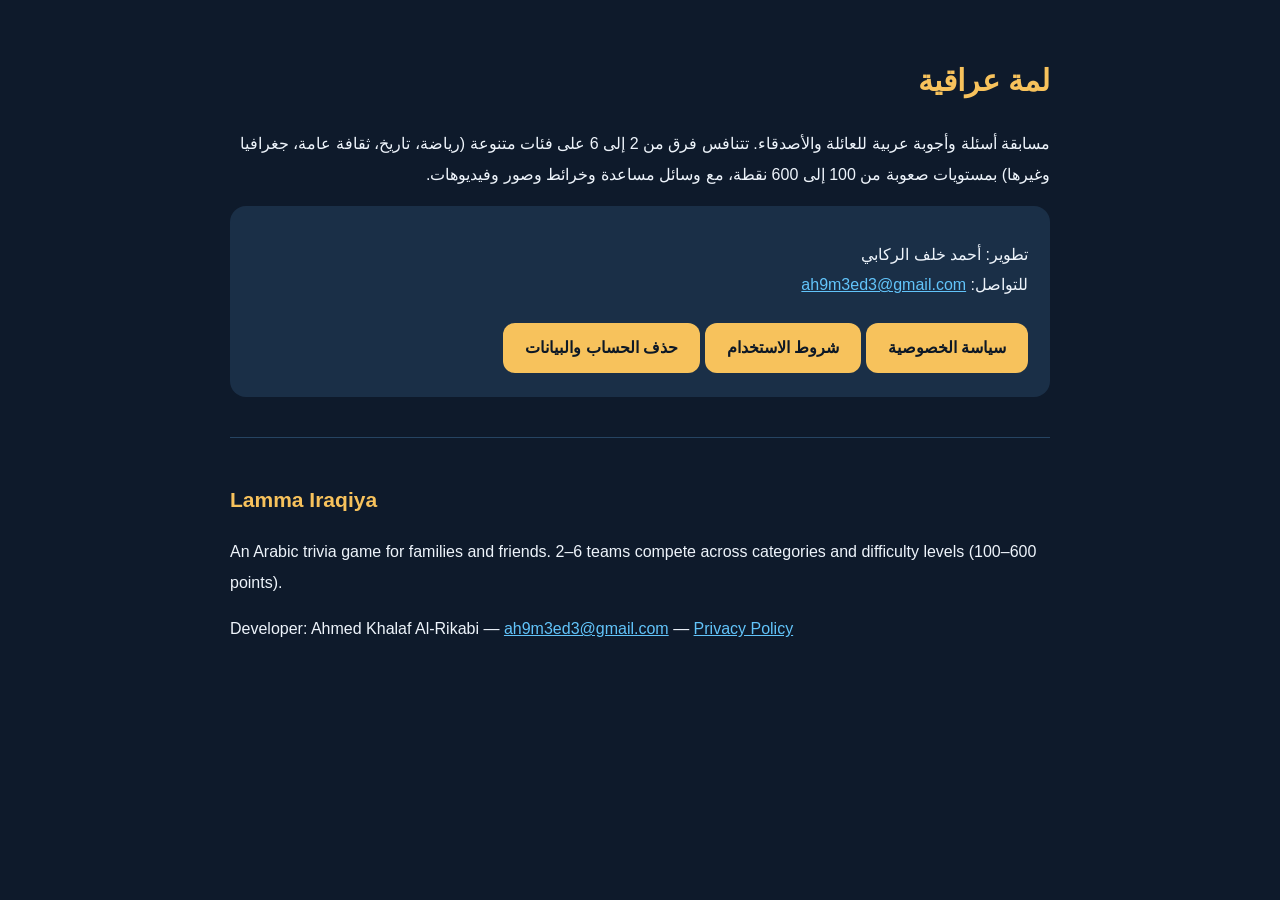
<file: index.html>
<!doctype html>
<html lang="ar" dir="rtl"><head><meta charset="utf-8"><meta name="viewport" content="width=device-width,initial-scale=1">
<title>لمة عراقية — مسابقة الأسئلة والأجوبة للعائلة والأصدقاء</title><link rel="stylesheet" href="style.css"></head>
<body><main>
<h1>لمة عراقية</h1>
<p>مسابقة أسئلة وأجوبة عربية للعائلة والأصدقاء. تتنافس فرق من 2 إلى 6 على فئات متنوعة (رياضة، تاريخ، ثقافة عامة، جغرافيا وغيرها) بمستويات صعوبة من 100 إلى 600 نقطة، مع وسائل مساعدة وخرائط وصور وفيديوهات.</p>
<div class="card">
<p>تطوير: أحمد خلف الركابي<br>للتواصل: <a href="mailto:ah9m3ed3@gmail.com">ah9m3ed3@gmail.com</a></p>
<a class="btn" href="privacy.html">سياسة الخصوصية</a>
<a class="btn" href="terms.html">شروط الاستخدام</a>
<a class="btn" href="delete-account.html">حذف الحساب والبيانات</a>
</div>
<div class="en"><h2>Lamma Iraqiya</h2>
<p>An Arabic trivia game for families and friends. 2–6 teams compete across categories and difficulty levels (100–600 points).</p>
<p>Developer: Ahmed Khalaf Al-Rikabi — <a href="mailto:ah9m3ed3@gmail.com">ah9m3ed3@gmail.com</a> — <a href="privacy.html">Privacy Policy</a></p></div>
</main></body></html>
</file>
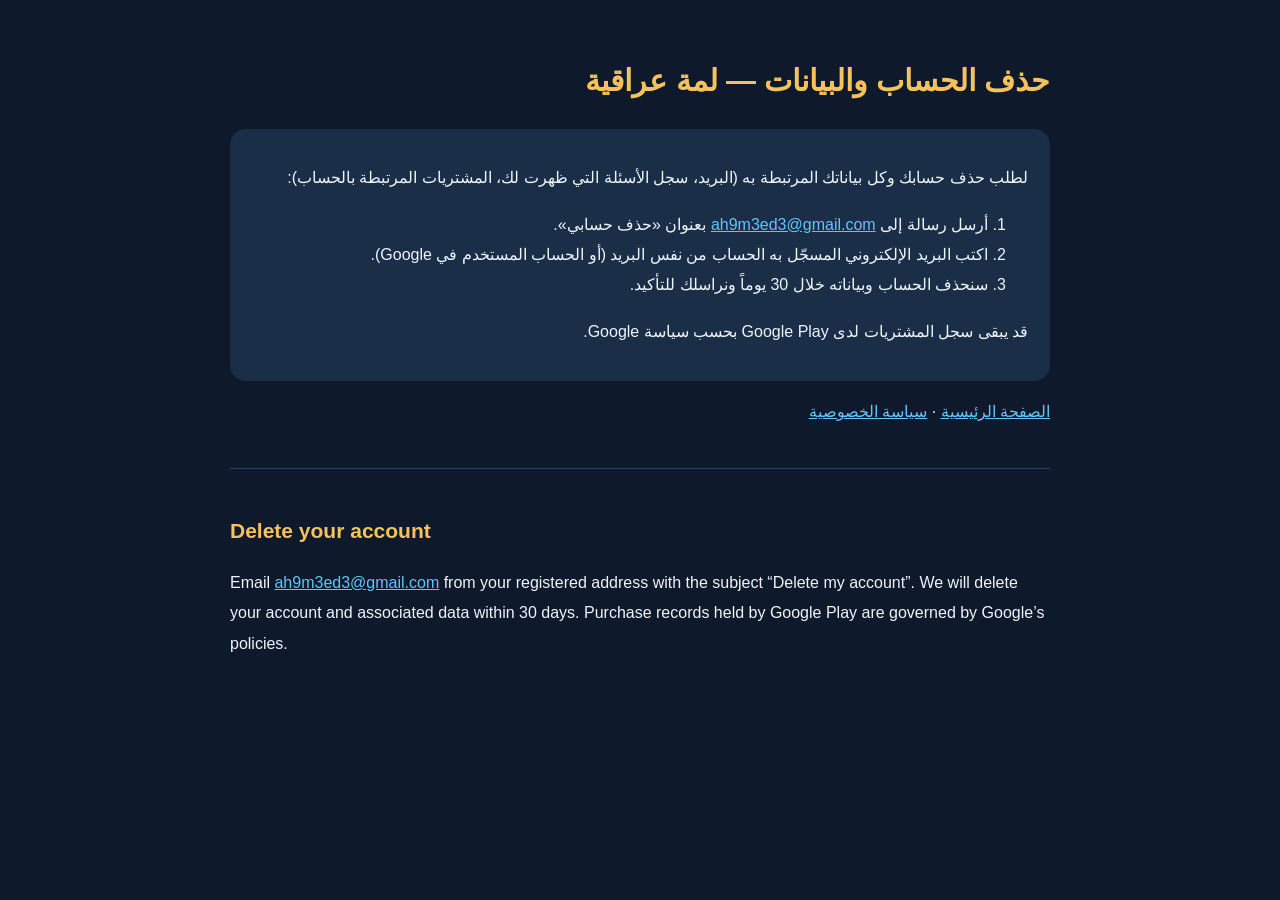
<file: delete-account.html>
<!doctype html>
<html lang="ar" dir="rtl"><head><meta charset="utf-8"><meta name="viewport" content="width=device-width,initial-scale=1">
<title>حذف الحساب — لمة عراقية</title><link rel="stylesheet" href="style.css"></head>
<body><main>
<h1>حذف الحساب والبيانات — لمة عراقية</h1>
<div class="card">
<p>لطلب حذف حسابك وكل بياناتك المرتبطة به (البريد، سجل الأسئلة التي ظهرت لك، المشتريات المرتبطة بالحساب):</p>
<ol><li>أرسل رسالة إلى <a href="mailto:ah9m3ed3@gmail.com?subject=Delete%20my%20account">ah9m3ed3@gmail.com</a> بعنوان «حذف حسابي».</li>
<li>اكتب البريد الإلكتروني المسجّل به الحساب من نفس البريد (أو الحساب المستخدم في Google).</li>
<li>سنحذف الحساب وبياناته خلال 30 يوماً ونراسلك للتأكيد.</li></ol>
<p>قد يبقى سجل المشتريات لدى Google Play بحسب سياسة Google.</p></div>
<p><a href="index.html">الصفحة الرئيسية</a> · <a href="privacy.html">سياسة الخصوصية</a></p>
<div class="en"><h2>Delete your account</h2><p>Email <a href="mailto:ah9m3ed3@gmail.com?subject=Delete%20my%20account">ah9m3ed3@gmail.com</a> from your registered address with the subject “Delete my account”. We will delete your account and associated data within 30 days. Purchase records held by Google Play are governed by Google’s policies.</p></div>
</main></body></html>
</file>
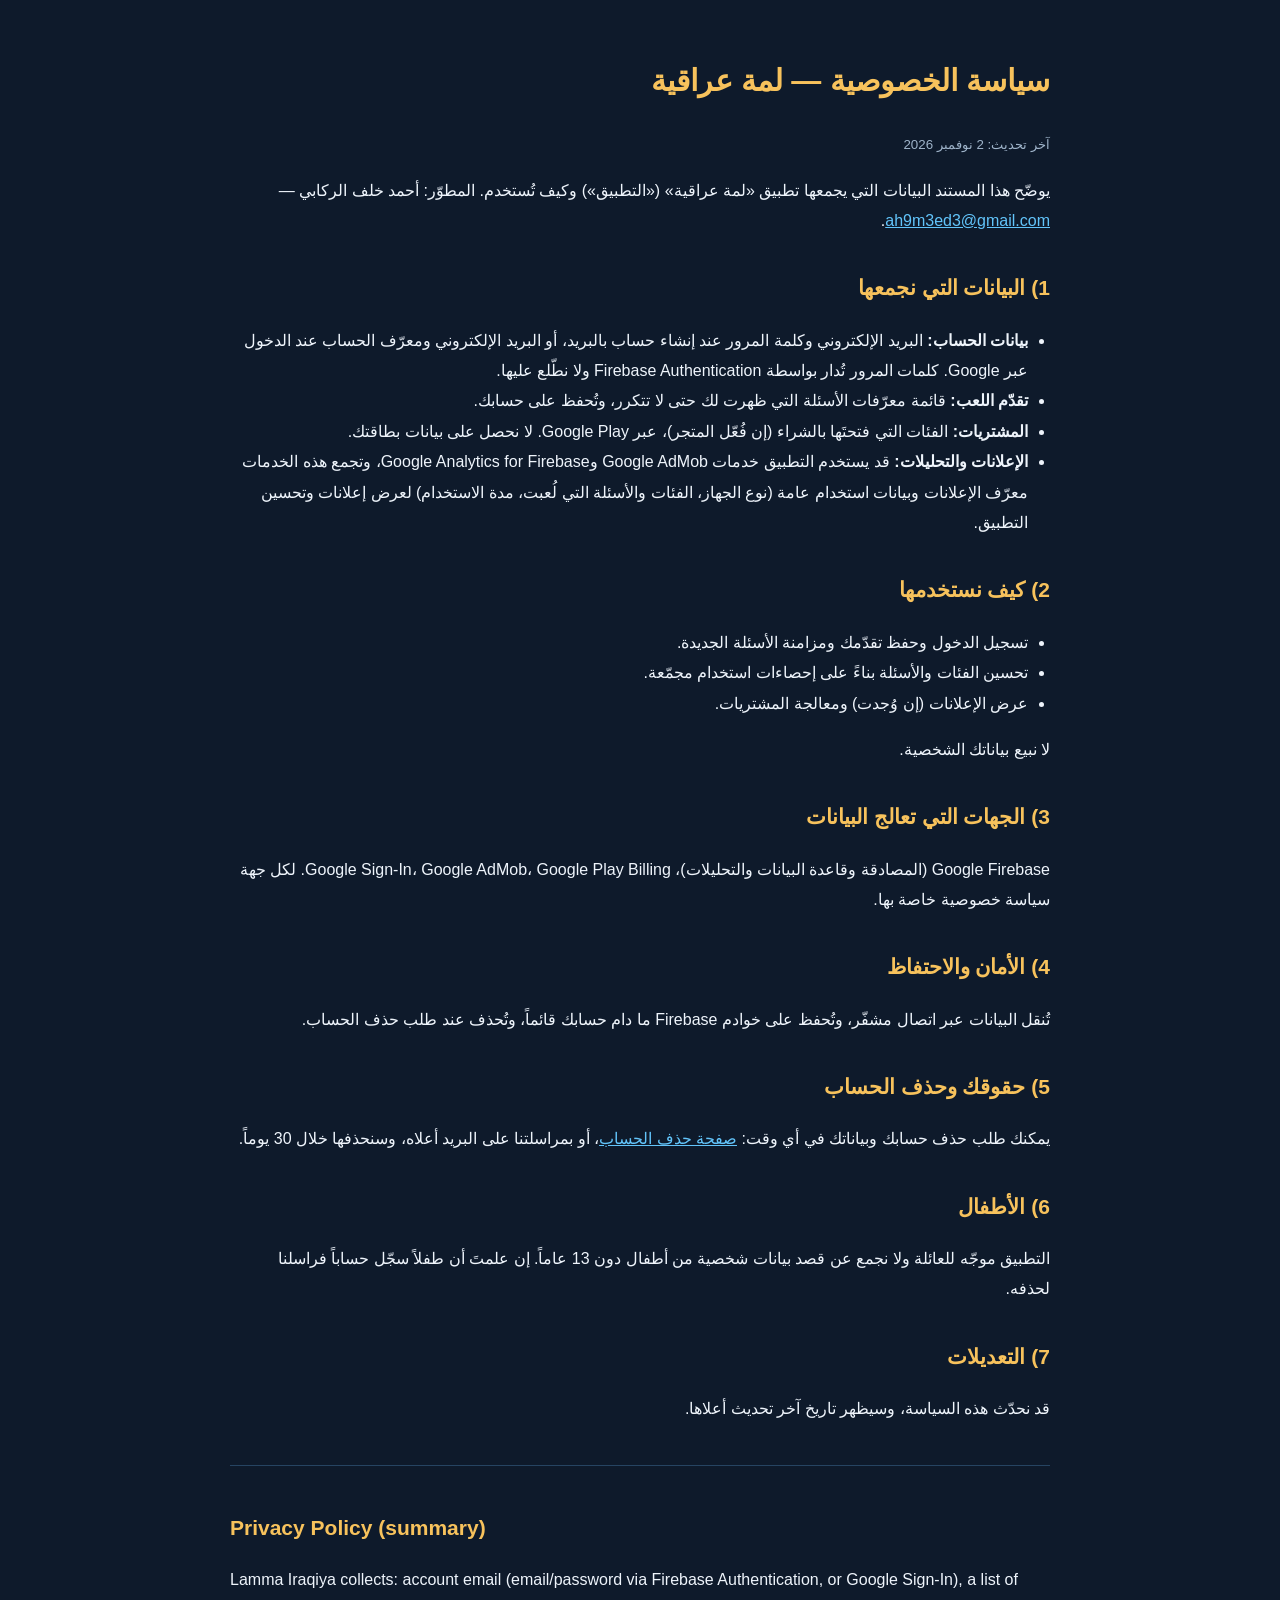
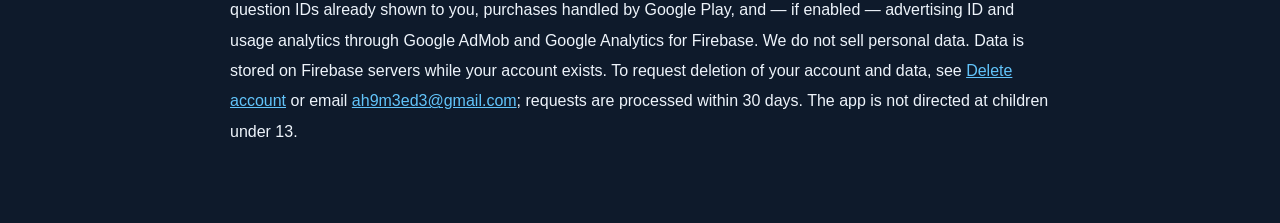
<file: privacy.html>
<!doctype html>
<html lang="ar" dir="rtl"><head><meta charset="utf-8"><meta name="viewport" content="width=device-width,initial-scale=1">
<title>سياسة الخصوصية — لمة عراقية</title><link rel="stylesheet" href="style.css"></head>
<body><main>
<h1>سياسة الخصوصية — لمة عراقية</h1>
<small>آخر تحديث: 2 نوفمبر 2026</small>
<p>يوضّح هذا المستند البيانات التي يجمعها تطبيق «لمة عراقية» («التطبيق») وكيف تُستخدم. المطوّر: أحمد خلف الركابي — <a href="mailto:ah9m3ed3@gmail.com">ah9m3ed3@gmail.com</a>.</p>

<h2>1) البيانات التي نجمعها</h2>
<ul>
<li><b>بيانات الحساب:</b> البريد الإلكتروني وكلمة المرور عند إنشاء حساب بالبريد، أو البريد الإلكتروني ومعرّف الحساب عند الدخول عبر Google. كلمات المرور تُدار بواسطة Firebase Authentication ولا نطّلع عليها.</li>
<li><b>تقدّم اللعب:</b> قائمة معرّفات الأسئلة التي ظهرت لك حتى لا تتكرر، وتُحفظ على حسابك.</li>
<li><b>المشتريات:</b> الفئات التي فتحتَها بالشراء (إن فُعّل المتجر)، عبر Google Play. لا نحصل على بيانات بطاقتك.</li>
<li><b>الإعلانات والتحليلات:</b> قد يستخدم التطبيق خدمات Google AdMob وGoogle Analytics for Firebase، وتجمع هذه الخدمات معرّف الإعلانات وبيانات استخدام عامة (نوع الجهاز، الفئات والأسئلة التي لُعبت، مدة الاستخدام) لعرض إعلانات وتحسين التطبيق.</li>
</ul>

<h2>2) كيف نستخدمها</h2>
<ul><li>تسجيل الدخول وحفظ تقدّمك ومزامنة الأسئلة الجديدة.</li><li>تحسين الفئات والأسئلة بناءً على إحصاءات استخدام مجمّعة.</li><li>عرض الإعلانات (إن وُجدت) ومعالجة المشتريات.</li></ul>
<p>لا نبيع بياناتك الشخصية.</p>

<h2>3) الجهات التي تعالج البيانات</h2>
<p>Google Firebase (المصادقة وقاعدة البيانات والتحليلات)، Google Sign-In، Google AdMob، Google Play Billing. لكل جهة سياسة خصوصية خاصة بها.</p>

<h2>4) الأمان والاحتفاظ</h2>
<p>تُنقل البيانات عبر اتصال مشفّر، وتُحفظ على خوادم Firebase ما دام حسابك قائماً، وتُحذف عند طلب حذف الحساب.</p>

<h2>5) حقوقك وحذف الحساب</h2>
<p>يمكنك طلب حذف حسابك وبياناتك في أي وقت: <a href="delete-account.html">صفحة حذف الحساب</a>، أو بمراسلتنا على البريد أعلاه، وسنحذفها خلال 30 يوماً.</p>

<h2>6) الأطفال</h2>
<p>التطبيق موجّه للعائلة ولا نجمع عن قصد بيانات شخصية من أطفال دون 13 عاماً. إن علمتَ أن طفلاً سجّل حساباً فراسلنا لحذفه.</p>

<h2>7) التعديلات</h2>
<p>قد نحدّث هذه السياسة، وسيظهر تاريخ آخر تحديث أعلاها.</p>

<div class="en"><h2>Privacy Policy (summary)</h2>
<p>Lamma Iraqiya collects: account email (email/password via Firebase Authentication, or Google Sign-In), a list of question IDs already shown to you, purchases handled by Google Play, and — if enabled — advertising ID and usage analytics through Google AdMob and Google Analytics for Firebase. We do not sell personal data. Data is stored on Firebase servers while your account exists. To request deletion of your account and data, see <a href="delete-account.html">Delete account</a> or email <a href="mailto:ah9m3ed3@gmail.com">ah9m3ed3@gmail.com</a>; requests are processed within 30 days. The app is not directed at children under 13.</p></div>
</main></body></html>
</file>
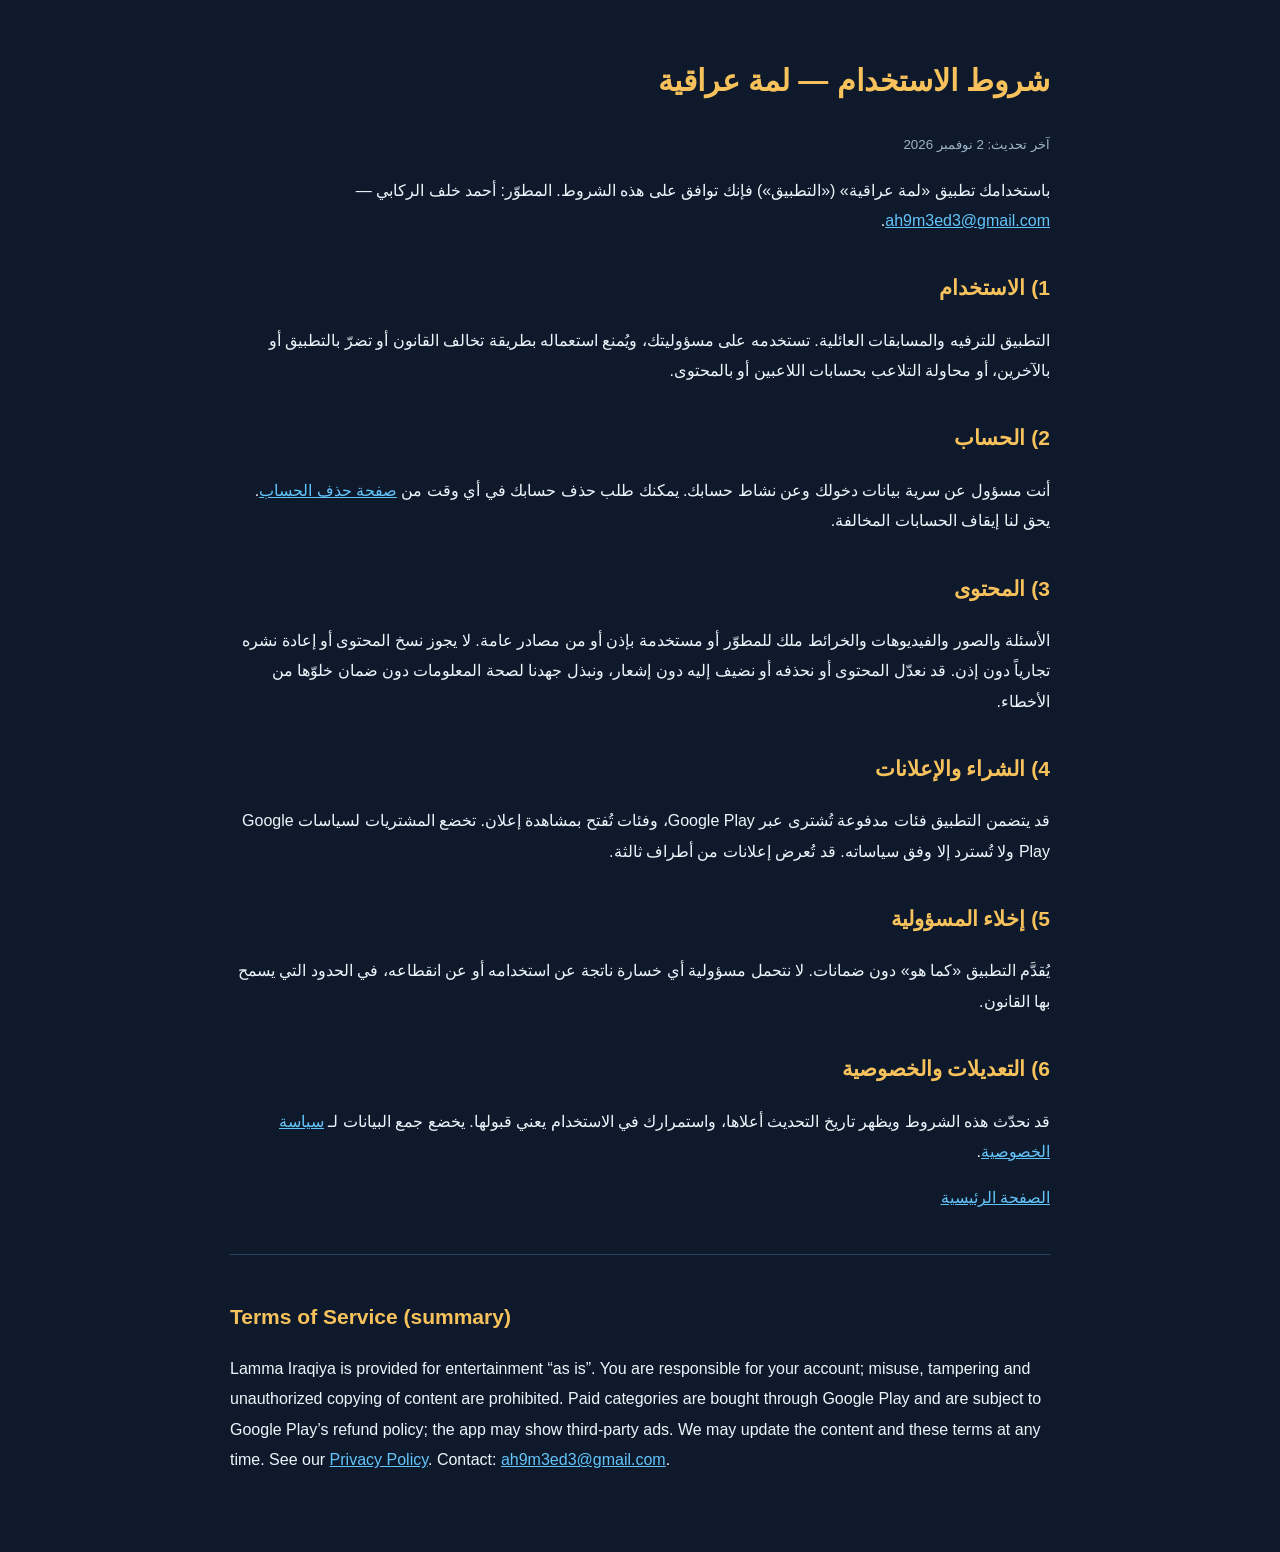
<file: terms.html>
<!doctype html>
<html lang="ar" dir="rtl"><head><meta charset="utf-8"><meta name="viewport" content="width=device-width,initial-scale=1">
<title>شروط الاستخدام — لمة عراقية</title><link rel="stylesheet" href="style.css"></head>
<body><main>
<h1>شروط الاستخدام — لمة عراقية</h1>
<small>آخر تحديث: 2 نوفمبر 2026</small>
<p>باستخدامك تطبيق «لمة عراقية» («التطبيق») فإنك توافق على هذه الشروط. المطوّر: أحمد خلف الركابي — <a href="mailto:ah9m3ed3@gmail.com">ah9m3ed3@gmail.com</a>.</p>

<h2>1) الاستخدام</h2>
<p>التطبيق للترفيه والمسابقات العائلية. تستخدمه على مسؤوليتك، ويُمنع استعماله بطريقة تخالف القانون أو تضرّ بالتطبيق أو بالآخرين، أو محاولة التلاعب بحسابات اللاعبين أو بالمحتوى.</p>

<h2>2) الحساب</h2>
<p>أنت مسؤول عن سرية بيانات دخولك وعن نشاط حسابك. يمكنك طلب حذف حسابك في أي وقت من <a href="delete-account.html">صفحة حذف الحساب</a>. يحق لنا إيقاف الحسابات المخالفة.</p>

<h2>3) المحتوى</h2>
<p>الأسئلة والصور والفيديوهات والخرائط ملك للمطوّر أو مستخدمة بإذن أو من مصادر عامة. لا يجوز نسخ المحتوى أو إعادة نشره تجارياً دون إذن. قد نعدّل المحتوى أو نحذفه أو نضيف إليه دون إشعار، ونبذل جهدنا لصحة المعلومات دون ضمان خلوّها من الأخطاء.</p>

<h2>4) الشراء والإعلانات</h2>
<p>قد يتضمن التطبيق فئات مدفوعة تُشترى عبر Google Play، وفئات تُفتح بمشاهدة إعلان. تخضع المشتريات لسياسات Google Play ولا تُسترد إلا وفق سياساته. قد تُعرض إعلانات من أطراف ثالثة.</p>

<h2>5) إخلاء المسؤولية</h2>
<p>يُقدَّم التطبيق «كما هو» دون ضمانات. لا نتحمل مسؤولية أي خسارة ناتجة عن استخدامه أو عن انقطاعه، في الحدود التي يسمح بها القانون.</p>

<h2>6) التعديلات والخصوصية</h2>
<p>قد نحدّث هذه الشروط ويظهر تاريخ التحديث أعلاها، واستمرارك في الاستخدام يعني قبولها. يخضع جمع البيانات لـ <a href="privacy.html">سياسة الخصوصية</a>.</p>

<p><a href="index.html">الصفحة الرئيسية</a></p>
<div class="en"><h2>Terms of Service (summary)</h2>
<p>Lamma Iraqiya is provided for entertainment “as is”. You are responsible for your account; misuse, tampering and unauthorized copying of content are prohibited. Paid categories are bought through Google Play and are subject to Google Play’s refund policy; the app may show third-party ads. We may update the content and these terms at any time. See our <a href="privacy.html">Privacy Policy</a>. Contact: <a href="mailto:ah9m3ed3@gmail.com">ah9m3ed3@gmail.com</a>.</p></div>
</main></body></html>
</file>
<file: style.css>
body{margin:0;font-family:Tahoma,Arial,sans-serif;background:#0e1a2b;color:#eef4fb;line-height:1.9}
main{max-width:820px;margin:0 auto;padding:32px 20px 60px}
h1{color:#f7c25c;font-size:30px}h2{color:#f7c25c;font-size:21px;margin-top:32px}
a{color:#62c4fa}.card{background:#1a2f47;border-radius:16px;padding:18px 22px;margin:16px 0}
.btn{display:inline-block;background:#f7c25c;color:#0d1826;padding:10px 22px;border-radius:12px;text-decoration:none;font-weight:bold;margin:6px 0}
small{color:#9fb4ca}ul{padding-right:22px}.en{direction:ltr;text-align:left;border-top:1px solid #264462;margin-top:40px;padding-top:10px}
</file>
